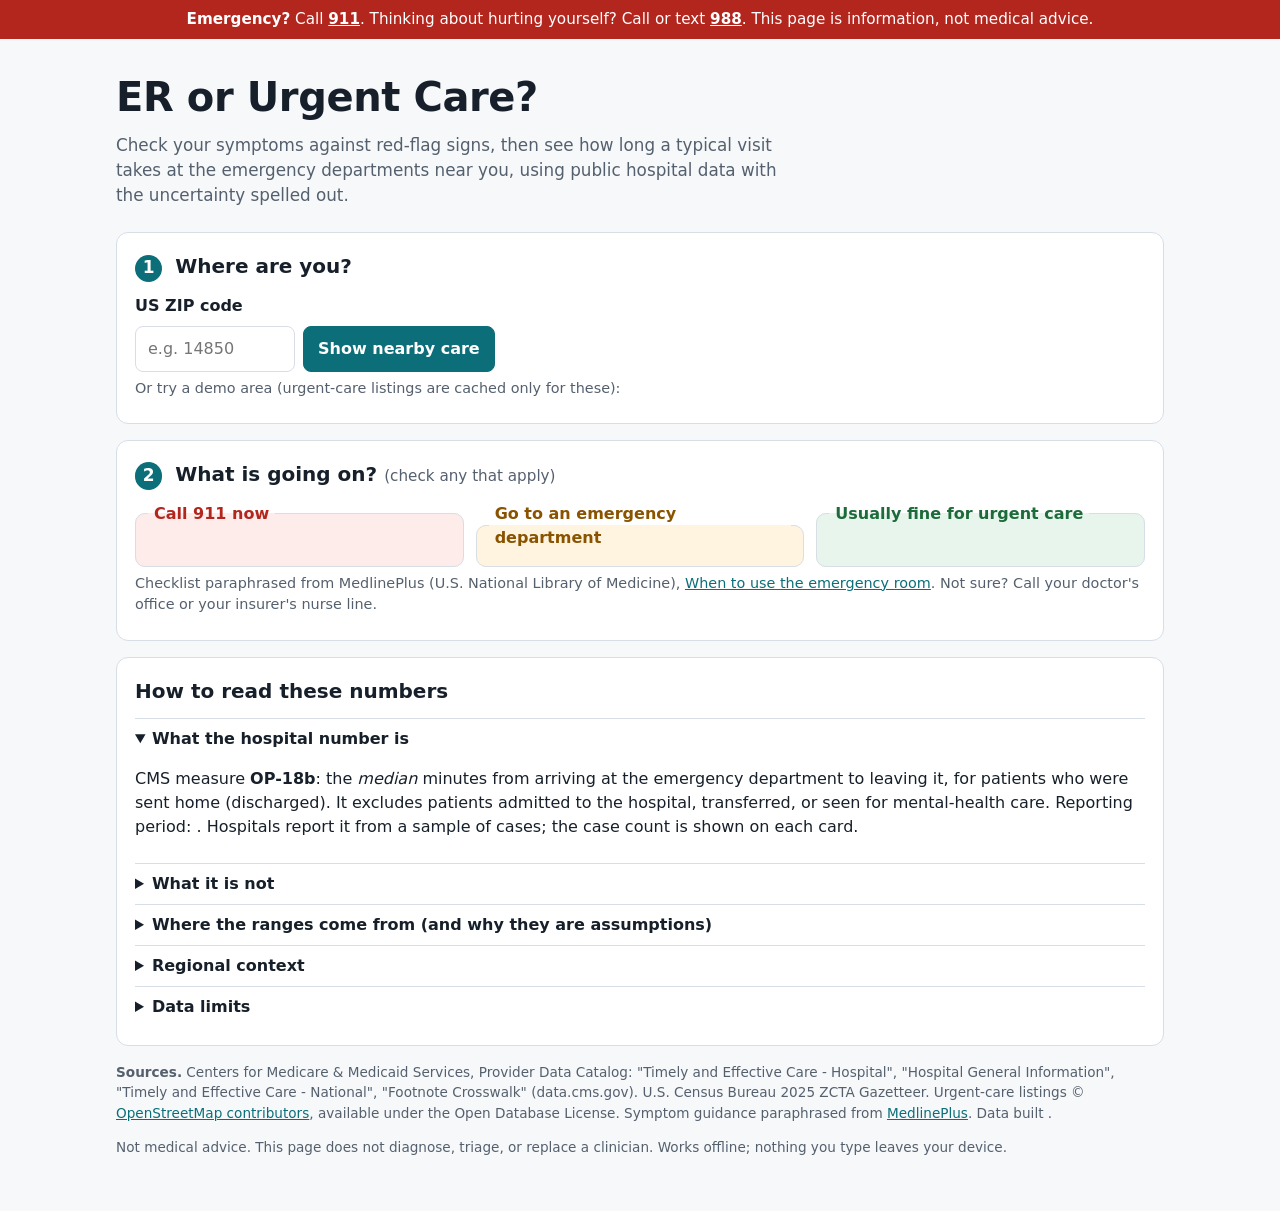
<file: index.html>
<!doctype html>
<html lang="en">
<head>
<meta charset="utf-8">
<meta name="viewport" content="width=device-width, initial-scale=1">
<title>ER or Urgent Care?</title>
<meta http-equiv="refresh" content="0; url=site/index.html">
</head>
<body>
<p><a href="site/index.html">Open ER or Urgent Care?</a></p>
</body>
</html>
</file>
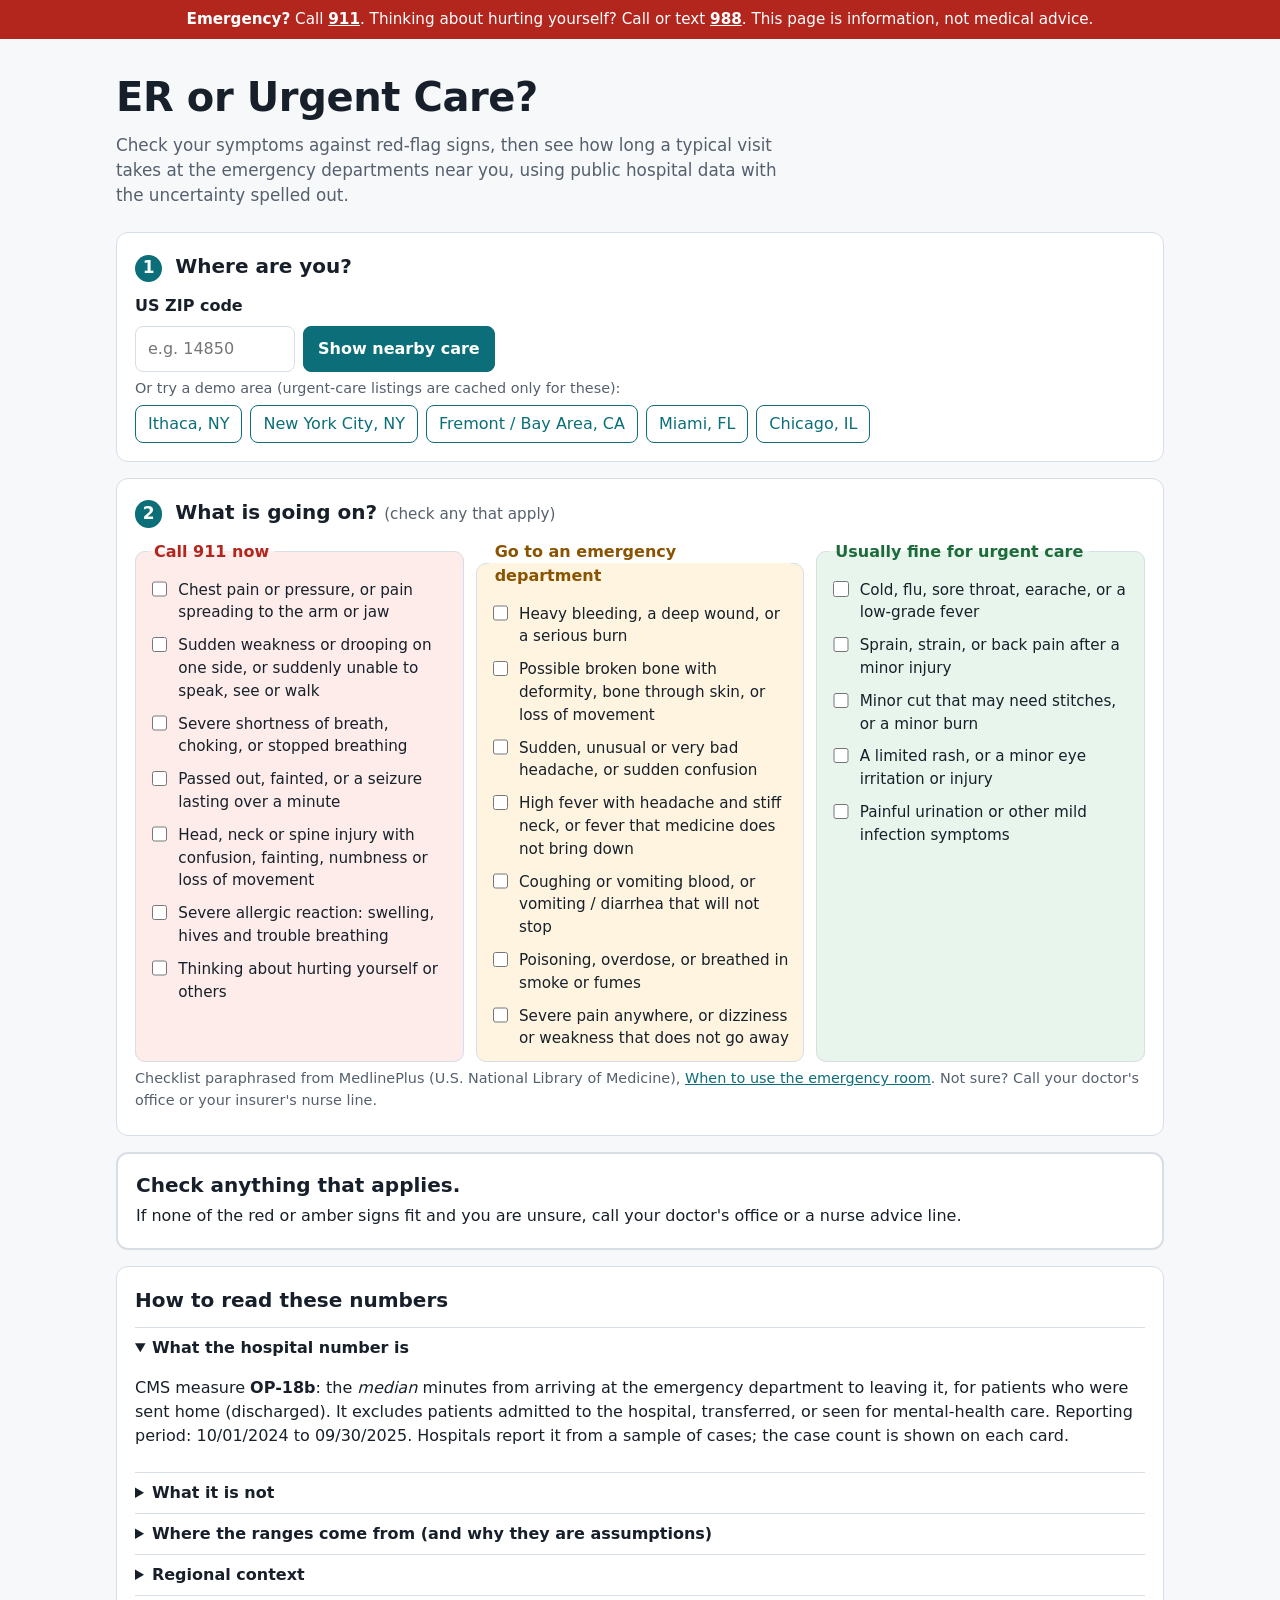
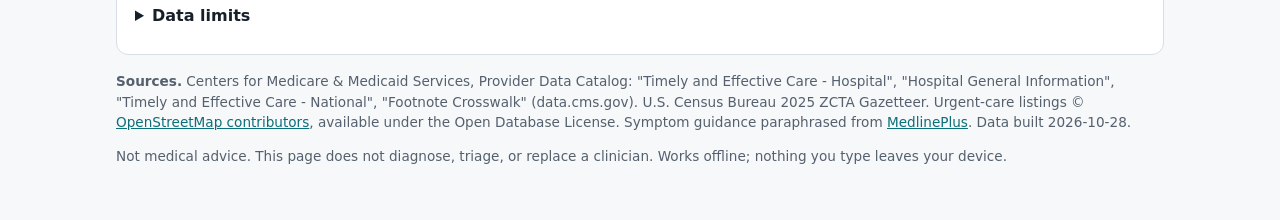
<file: site/index.html>
<!doctype html>
<html lang="en">
<head>
<meta charset="utf-8">
<meta name="viewport" content="width=device-width, initial-scale=1">
<title>ER or Urgent Care?</title>
<meta name="description" content="Nearby hospital emergency-department times from public CMS data, with honest uncertainty, plus nearby urgent care and red-flag guidance.">
<link rel="stylesheet" href="styles.css">
</head>
<body>
<a class="skip" href="#main">Skip to content</a>

<div class="emergency-strip" role="note">
  <strong>Emergency?</strong> Call <a href="tel:911">911</a>. Thinking about hurting yourself? Call or text <a href="tel:988">988</a>.
  This page is information, not medical advice.
</div>

<header class="hero">
  <div class="wrap">
    <h1>ER or Urgent Care?</h1>
    <p class="lede">Check your symptoms against red-flag signs, then see how long a typical visit takes at the emergency departments near you, using public hospital data with the uncertainty spelled out.</p>
  </div>
</header>

<main id="main" class="wrap">
  <section class="card step" aria-labelledby="where-h">
    <h2 id="where-h"><span class="num" aria-hidden="true">1</span> Where are you?</h2>
    <form id="zip-form" class="zip-row" novalidate>
      <label for="zip">US ZIP code</label>
      <input id="zip" name="zip" inputmode="numeric" autocomplete="postal-code" maxlength="10" placeholder="e.g. 14850" aria-describedby="zip-help zip-err">
      <button type="submit">Show nearby care</button>
    </form>
    <p id="zip-help" class="hint">Or try a demo area (urgent-care listings are cached only for these):</p>
    <div id="metros" class="chips" role="group" aria-label="Demo areas"></div>
    <p id="zip-err" class="error" role="alert" hidden></p>
  </section>

  <section class="card step" aria-labelledby="what-h">
    <h2 id="what-h"><span class="num" aria-hidden="true">2</span> What is going on? <span class="sub">(check any that apply)</span></h2>
    <div class="checklists">
      <fieldset class="group g-911">
        <legend>Call 911 now</legend>
        <div id="list-call911"></div>
      </fieldset>
      <fieldset class="group g-er">
        <legend>Go to an emergency department</legend>
        <div id="list-er"></div>
      </fieldset>
      <fieldset class="group g-uc">
        <legend>Usually fine for urgent care</legend>
        <div id="list-urgent"></div>
      </fieldset>
    </div>
    <p class="hint">Checklist paraphrased from MedlinePlus (U.S. National Library of Medicine), <a href="https://medlineplus.gov/ency/patientinstructions/000593.htm">When to use the emergency room</a>. Not sure? Call your doctor's office or your insurer's nurse line.</p>
  </section>

  <section id="verdict" class="verdict" aria-live="polite"></section>

  <section id="results" class="results" hidden aria-labelledby="results-h">
    <div class="results-head">
      <h2 id="results-h">Near <span id="place"></span></h2>
      <div class="sigma-box">
        <label for="sigma">Assumed spread of visit times, σ = <output id="sigma-out">0.60</output></label>
        <input id="sigma" type="range" min="0.3" max="1.0" step="0.05" value="0.6" aria-describedby="sigma-help">
        <p id="sigma-help" class="hint">CMS publishes only a median, never a spread. σ is my assumption, not data: at σ = 0.6 a middle-80% visit runs from about half to about twice the median. Move it to see how much the ranges depend on it.</p>
      </div>
    </div>
    <div class="cols">
      <div>
        <h3>Emergency departments</h3>
        <p class="hint">Sorted by straight-line ZIP-centroid distance (from the center of your ZIP to the center of the hospital's ZIP), not drive time.</p>
        <div id="hospitals"></div>
        <p id="hidden-note" class="hint"></p>
      </div>
      <div>
        <h3>Urgent care</h3>
        <p class="hint"><strong>No public source publishes urgent-care wait times</strong>, so none are shown. Listings come from OpenStreetMap and may be incomplete or out of date: call ahead.</p>
        <div id="urgent"></div>
      </div>
    </div>
  </section>

  <section class="card explainer" id="method" aria-labelledby="method-h">
    <h2 id="method-h">How to read these numbers</h2>
    <details open>
      <summary>What the hospital number is</summary>
      <p>CMS measure <strong>OP-18b</strong>: the <em>median</em> minutes from arriving at the emergency department to leaving it, for patients who were sent home (discharged). It excludes patients admitted to the hospital, transferred, or seen for mental-health care. Reporting period: <span class="period-op18b"></span>. Hospitals report it from a sample of cases; the case count is shown on each card.</p>
    </details>
    <details>
      <summary>What it is not</summary>
      <ul>
        <li><strong>Not the time until you see a clinician.</strong> It is the whole visit: triage, waiting, tests, treatment, discharge.</li>
        <li><strong>Not live.</strong> It summarizes a 12-month period that ended <span class="period-op18b-end"></span>. Tonight can be very different (time of day, flu season, a bad crash nearby).</li>
        <li><strong>Not your time.</strong> Sicker patients are seen first. A sprained ankle may wait longer than the median; chest pain should not wait at all.</li>
      </ul>
    </details>
    <details>
      <summary>Where the ranges come from (and why they are assumptions)</summary>
      <p>CMS publishes one number per hospital and no spread. To show what a typical spread <em>might</em> look like, I model one visit's duration as a lognormal with its median fixed at the hospital's OP-18b value and a dispersion σ that <strong>I chose</strong> (default 0.6, with 0.4 to 0.8 shown as the lighter band). The lognormal is a common right-skewed shape for durations: most visits cluster near the median and a long tail runs late. No paper is cited for σ; treat every range and every "chance over 4 hours" as conditional on it. The median itself is solid data; the range is illustration.</p>
      <p>The "std. error of median" next to the case count is the statistical precision of the median itself (large-sample standard error of a median, m·σ·√(π / 2n)), which is small next to the visit-to-visit spread.</p>
    </details>
    <details>
      <summary>Regional context</summary>
      <p>"Shorter than X% of hospitals" ranks this hospital's OP-18b against every <em>other</em> hospital in the same state, and nationally, that reported a number (ties count half). I computed this from the CMS file: <span id="n-numeric"></span> hospitals reported a value; <span id="n-na"></span> show "Not Available" with the CMS footnote explaining why. The CMS national figure is <span id="nat-op18b"></span> min; the median across hospitals is <span id="hosp-median"></span> min (large, busy departments tend to be slower and see more patients). ED volume categories and "left before being seen" (OP-22) are from <span class="period-edv"></span>.</p>
    </details>
    <details>
      <summary>Data limits</summary>
      <ul>
        <li>Locations are ZIP centroids from the U.S. Census 2025 ZCTA gazetteer, so distances are approximate. <span id="n-nozcta"></span> hospitals have a ZIP that is not a Census ZCTA (often a PO-box ZIP) and are left out of distance results.</li>
        <li>Hospitals that CMS lists without emergency services are hidden from the list.</li>
        <li>Urgent-care listings exist only for the five demo areas, from a single OpenStreetMap snapshot. Tagging varies, so some clinics are missing.</li>
        <li>No urgent-care wait data exists publicly. I do not estimate one.</li>
      </ul>
    </details>
  </section>
</main>

<footer class="wrap foot">
  <p><strong>Sources.</strong> Centers for Medicare &amp; Medicaid Services, Provider Data Catalog: "Timely and Effective Care - Hospital", "Hospital General Information", "Timely and Effective Care - National", "Footnote Crosswalk" (data.cms.gov). U.S. Census Bureau 2025 ZCTA Gazetteer. Urgent-care listings © <a href="https://www.openstreetmap.org/copyright">OpenStreetMap contributors</a>, available under the Open Database License. Symptom guidance paraphrased from <a href="https://medlineplus.gov/ency/patientinstructions/000593.htm">MedlinePlus</a>. Data built <span id="built"></span>.</p>
  <p>Not medical advice. This page does not diagnose, triage, or replace a clinician. Works offline; nothing you type leaves your device.</p>
</footer>

<script src="data.js"></script>
<script src="core.js"></script>
<script src="app.js"></script>
</body>
</html>
</file>
<file: site/styles.css>
:root {
  --bg: #f6f8fa;
  --surface: #ffffff;
  --text: #17202a;
  --muted: #55606e;
  --line: #d8dee6;
  --brand: #0b6e79;
  --brand-ink: #ffffff;
  --red: #b3261e;
  --red-bg: #fdecea;
  --amber: #8a5300;
  --amber-bg: #fff4e0;
  --green: #1d6b3a;
  --green-bg: #e7f5ec;
  --band: #b8dfe3;
  --band-inner: #4ea8b2;
  --focus: #1a73e8;
  --radius: 12px;
}
@media (prefers-color-scheme: dark) {
  :root {
    --bg: #0f1419; --surface: #182029; --text: #e7edf3; --muted: #a3adb8; --line: #2c3845;
    --brand: #4fb8c3; --brand-ink: #0f1419; --red: #ff8a80; --red-bg: #3a1b1a;
    --amber: #ffc46b; --amber-bg: #3a2c14; --green: #7fd8a0; --green-bg: #15301f;
    --band: #23515a; --band-inner: #4fb8c3; --focus: #8ab4f8;
  }
}
* { box-sizing: border-box; }
html { -webkit-text-size-adjust: 100%; }
body {
  margin: 0; background: var(--bg); color: var(--text);
  font: 16px/1.5 system-ui, -apple-system, "Segoe UI", Roboto, sans-serif;
}
a { color: var(--brand); }
:focus-visible { outline: 3px solid var(--focus); outline-offset: 2px; }
.skip { position: absolute; left: -999px; }
.skip:focus { left: 8px; top: 8px; background: var(--surface); padding: 8px; z-index: 10; }
.wrap { max-width: 1080px; margin: 0 auto; padding: 0 16px; }

.emergency-strip {
  background: var(--red); color: #fff; padding: 8px 16px; text-align: center; font-size: 0.95rem;
}
@media (prefers-color-scheme: dark) { .emergency-strip { color: #1a0d0c; } }
.emergency-strip a { color: inherit; font-weight: 700; }

.hero { padding: 28px 0 8px; }
.hero h1 { margin: 0 0 6px; font-size: clamp(1.8rem, 4vw, 2.5rem); letter-spacing: -0.01em; }
.lede { margin: 0; color: var(--muted); max-width: 62ch; font-size: 1.05rem; }

.card {
  background: var(--surface); border: 1px solid var(--line); border-radius: var(--radius);
  padding: 18px; margin: 16px 0;
}
h2 { font-size: 1.25rem; margin: 0 0 12px; }
h3 { font-size: 1.08rem; margin: 8px 0 4px; }
.sub { font-weight: 400; color: var(--muted); font-size: 0.95rem; }
.num {
  display: inline-grid; place-items: center; width: 1.6em; height: 1.6em; border-radius: 50%;
  background: var(--brand); color: var(--brand-ink); font-size: 0.85em; margin-right: 6px;
}
.hint { color: var(--muted); font-size: 0.9rem; margin: 6px 0; }
.error { color: var(--red); font-weight: 600; }

.zip-row { display: flex; flex-wrap: wrap; gap: 8px; align-items: center; }
.zip-row label { font-weight: 600; width: 100%; }
.zip-row input {
  font: inherit; padding: 10px 12px; border: 1px solid var(--line); border-radius: 8px;
  width: 10em; background: var(--surface); color: var(--text);
}
button, .chip {
  font: inherit; cursor: pointer; border-radius: 8px; padding: 10px 14px; border: 1px solid var(--brand);
}
button { background: var(--brand); color: var(--brand-ink); font-weight: 600; }
.chips { display: flex; flex-wrap: wrap; gap: 8px; }
.chip { background: transparent; color: var(--brand); padding: 6px 12px; }
.chip[aria-pressed="true"] { background: var(--brand); color: var(--brand-ink); }

.checklists { display: grid; gap: 12px; grid-template-columns: repeat(auto-fit, minmax(260px, 1fr)); }
.group { border-radius: 10px; border: 1px solid var(--line); margin: 0; padding: 10px 12px 6px; }
.group legend { font-weight: 700; padding: 0 6px; }
.g-911 { background: var(--red-bg); } .g-911 legend { color: var(--red); }
.g-er { background: var(--amber-bg); } .g-er legend { color: var(--amber); }
.g-uc { background: var(--green-bg); } .g-uc legend { color: var(--green); }
.check { display: flex; gap: 8px; align-items: flex-start; padding: 5px 0; font-size: 0.95rem; }
.check input { width: 1.15em; height: 1.15em; margin-top: 0.2em; flex: none; }

.verdict:empty { display: none; }
.verdict { border-radius: var(--radius); padding: 16px 18px; margin: 16px 0; border: 2px solid; }
.verdict h2 { margin-bottom: 4px; }
.verdict p { margin: 4px 0; }
.v-call911 { background: var(--red-bg); border-color: var(--red); }
.v-call911 h2 { color: var(--red); font-size: 1.5rem; }
.v-er { background: var(--amber-bg); border-color: var(--amber); }
.v-er h2 { color: var(--amber); }
.v-urgent { background: var(--green-bg); border-color: var(--green); }
.v-urgent h2 { color: var(--green); }
.v-none { background: var(--surface); border-color: var(--line); }
.big-call { display: inline-block; margin-top: 8px; background: var(--red); color: #fff; text-decoration: none;
  padding: 10px 18px; border-radius: 8px; font-weight: 700; font-size: 1.1rem; }

.results-head { display: grid; gap: 12px; grid-template-columns: 1fr; align-items: end; }
@media (min-width: 820px) { .results-head { grid-template-columns: 1fr 380px; } }
.results.demoted .cols { opacity: 0.55; }
.sigma-box { background: var(--surface); border: 1px solid var(--line); border-radius: 10px; padding: 10px 12px; }
.sigma-box label { font-weight: 600; font-size: 0.95rem; }
.sigma-box input { width: 100%; accent-color: var(--brand); }
.cols { display: grid; gap: 18px; grid-template-columns: 1fr; }
@media (min-width: 820px) { .cols { grid-template-columns: 3fr 2fr; } }

.hosp, .uc { background: var(--surface); border: 1px solid var(--line); border-radius: 10px; padding: 14px; margin: 10px 0; }
.hosp-top { display: flex; justify-content: space-between; gap: 10px; flex-wrap: wrap; }
.hosp h4, .uc h4 { margin: 0; font-size: 1rem; }
.meta { color: var(--muted); font-size: 0.88rem; }
.median { font-size: 1.6rem; font-weight: 700; line-height: 1.1; text-align: right; }
.median small { display: block; font-size: 0.75rem; font-weight: 400; color: var(--muted); }
.na { color: var(--muted); font-style: italic; }
.facts { display: grid; grid-template-columns: repeat(auto-fit, minmax(150px, 1fr)); gap: 6px 14px; margin: 8px 0 0; font-size: 0.88rem; }
.facts div { border-top: 1px solid var(--line); padding-top: 4px; }
.facts b { display: block; font-size: 0.78rem; color: var(--muted); font-weight: 600; text-transform: uppercase; letter-spacing: 0.03em; }
.assume { font-size: 0.75rem; color: var(--amber); font-weight: 700; text-transform: uppercase; letter-spacing: 0.04em; }
svg.band { width: 100%; height: 56px; display: block; margin-top: 8px; overflow: visible; color: var(--muted); }
svg.band text { fill: var(--muted); font-size: 11px; }
.tag { display: inline-block; font-size: 0.75rem; border: 1px solid var(--line); border-radius: 999px; padding: 1px 8px; margin-right: 4px; color: var(--muted); }

.explainer details { border-top: 1px solid var(--line); padding: 8px 0; }
.explainer summary { cursor: pointer; font-weight: 600; }
.explainer ul { padding-left: 1.2em; }
.foot { color: var(--muted); font-size: 0.85rem; padding-bottom: 40px; }
</file>
